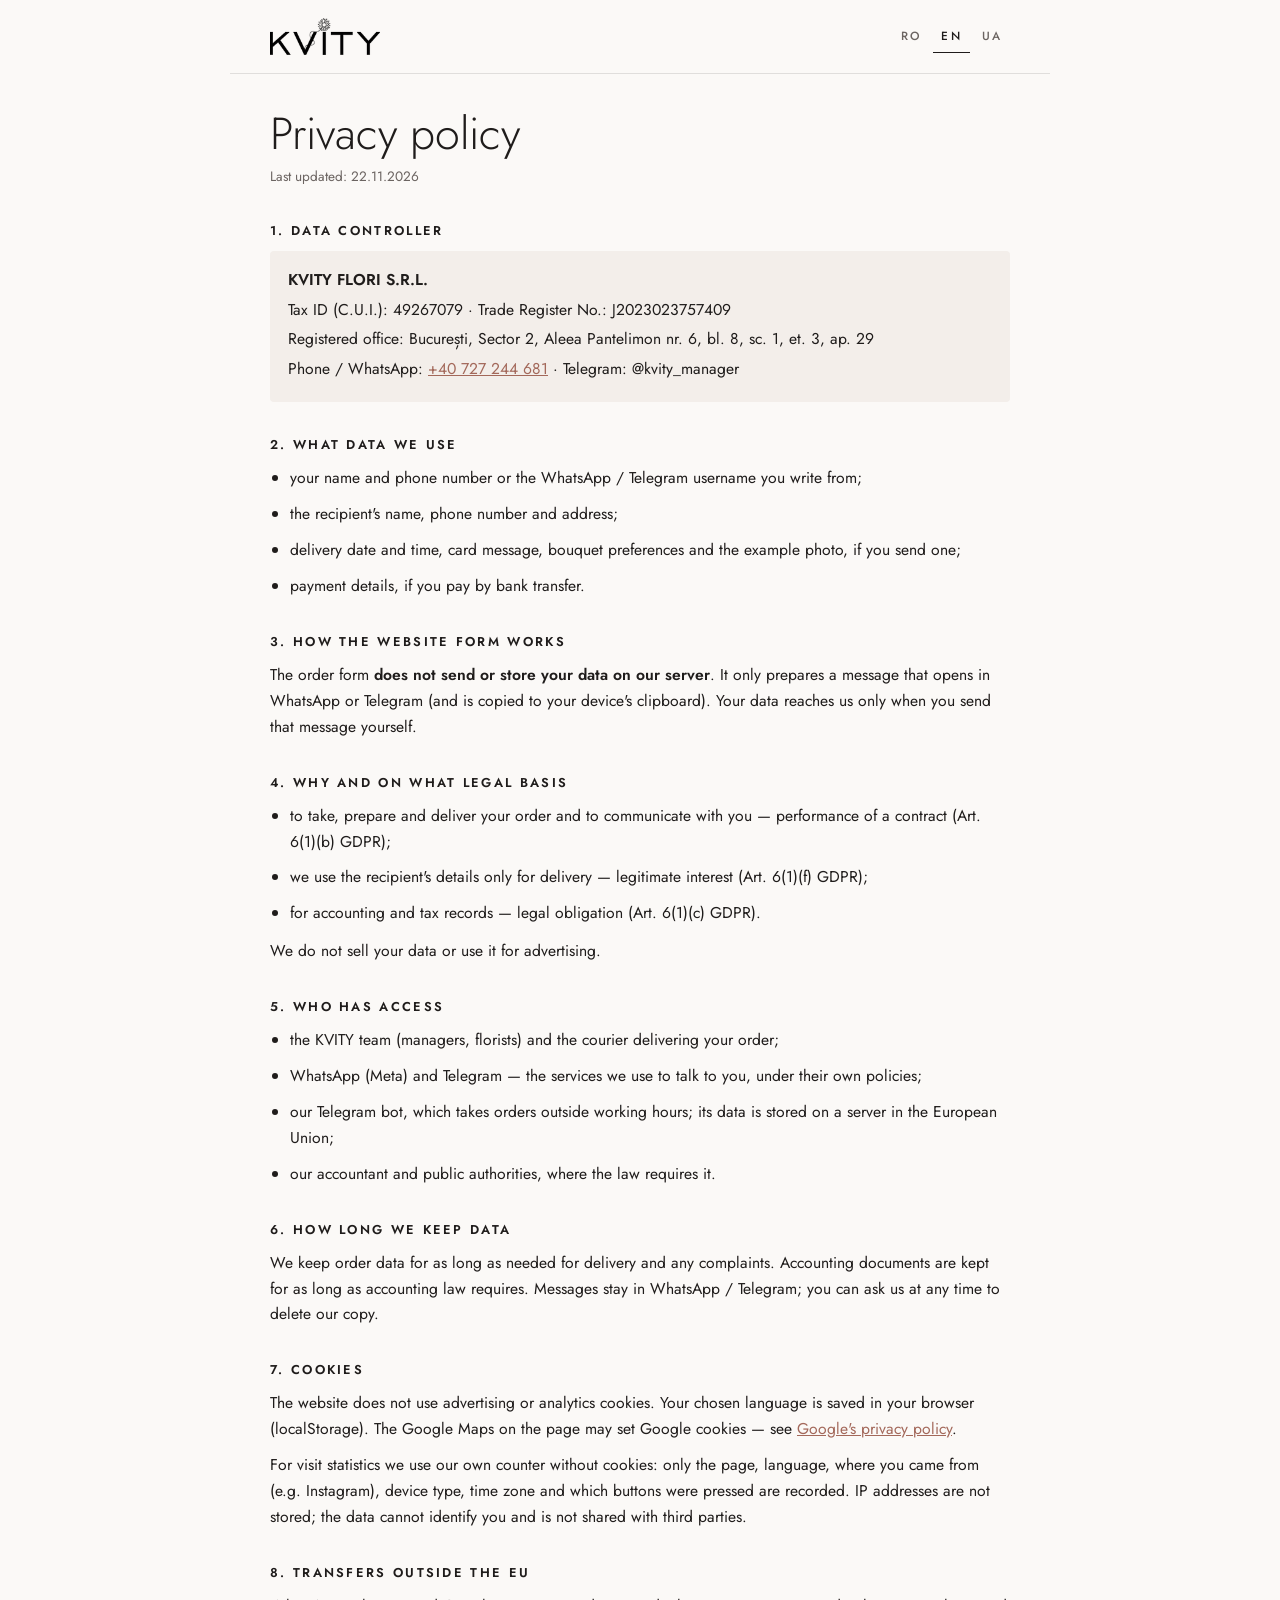
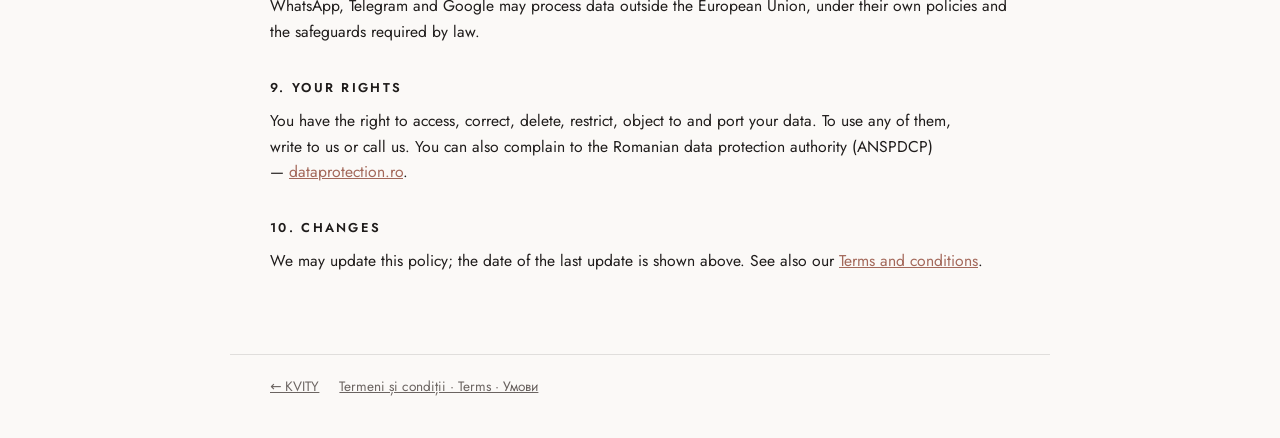
<file: site/confidentialitate.html>
<!doctype html>
<html lang="ro">
<head>
  <meta charset="utf-8">
  <meta name="viewport" content="width=device-width, initial-scale=1, viewport-fit=cover">
  <title>Politica de confidențialitate | KVITY</title>
  <link rel="canonical" href="https://kvity.ro/confidentialitate.html">
  <meta name="theme-color" content="#FBF9F7">
  <link rel="icon" href="favicon.svg" type="image/svg+xml">
  <link rel="stylesheet" href="css/style.css?v=3.11">
  <script src="js/config.js?v=3.9" defer></script>
  <script src="js/legal.js?v=2" defer></script>
  <script src="js/stats.js?v=1" defer></script>
</head>
<body>
  <header class="lg-top">
    <a href="./" data-home aria-label="KVITY flower studio"><img class="logo__img" src="img/logo-dark-180.png" srcset="img/logo-dark-180.png 1x, img/logo-dark-360.png 2x" width="126" height="42" alt="KVITY"></a>
    <div class="lg-langs" role="group" aria-label="Language">
      <button type="button" data-lang="ro">RO</button>
      <button type="button" data-lang="en">EN</button>
      <button type="button" data-lang="ua">UA</button>
    </div>
  </header>

  <main>
  <!-- ============================ RO ============================ -->
  <article class="lg" data-l="ro">
    <h1>Politica de confidențialitate</h1>
    <p class="lg-date">Ultima actualizare: 22.11.2026</p>

    <h2>1. Operatorul datelor</h2>
    <div class="lg-box">
      <p><strong data-c="company"></strong></p>
      <p>C.U.I.: <span data-c="cui"></span> · Nr. Reg. Com.: <span data-c="regCom"></span></p>
      <p>Sediu social: <span data-c="seat"></span></p>
      <p>Telefon / WhatsApp: <a data-c="phone"></a> · Telegram: <span data-c="tg"></span></p>
      <p data-if="email">E-mail: <a data-c="email"></a></p>
    </div>

    <h2>2. Ce date folosim</h2>
    <ul>
      <li>numele și telefonul sau numele de utilizator din WhatsApp / Telegram de pe care ne scrieți;</li>
      <li>numele, telefonul și adresa destinatarului;</li>
      <li>data și ora livrării, textul felicitării, preferințele pentru buchet și fotografia-exemplu, dacă ne-o trimiteți;</li>
      <li>datele necesare plății, dacă plătiți prin transfer bancar.</li>
    </ul>

    <h2>3. Cum funcționează formularul de pe site</h2>
    <p>Formularul de comandă <strong>nu trimite și nu salvează datele pe serverul nostru</strong>. El doar pregătește un mesaj, care se deschide în WhatsApp sau Telegram (și se copiază în clipboard-ul dispozitivului dumneavoastră). Datele ajung la noi numai atunci când trimiteți dumneavoastră mesajul.</p>

    <h2>4. De ce și pe ce temei</h2>
    <ul>
      <li>pentru a prelua, pregăti și livra comanda și pentru a comunica cu dumneavoastră — executarea contractului (art. 6 alin. (1) lit. b) GDPR);</li>
      <li>datele destinatarului le folosim doar pentru livrare — interes legitim (art. 6 alin. (1) lit. f) GDPR);</li>
      <li>pentru documentele contabile și fiscale — obligație legală (art. 6 alin. (1) lit. c) GDPR).</li>
    </ul>
    <p>Nu vindem datele și nu le folosim pentru publicitate.</p>

    <h2>5. Cine are acces</h2>
    <ul>
      <li>echipa KVITY (manageri, floriști) și curierul care livrează comanda;</li>
      <li>WhatsApp (Meta) și Telegram — serviciile prin care comunicăm, conform propriilor politici;</li>
      <li>botul nostru de Telegram, care preia comenzi în afara programului; datele lui sunt stocate pe un server din Uniunea Europeană;</li>
      <li>contabilul și autoritățile, atunci când legea o cere.</li>
    </ul>

    <h2>6. Cât timp păstrăm datele</h2>
    <p>Datele comenzii le păstrăm cât este necesar pentru livrare și pentru eventuale reclamații. Documentele contabile le păstrăm atât cât cere legislația contabilă. Mesajele rămân în WhatsApp / Telegram; ne puteți cere oricând să ștergem copia noastră.</p>

    <h2>7. Cookie-uri</h2>
    <p>Site-ul nu folosește cookie-uri de publicitate sau de analiză. Limba aleasă se salvează în browserul dumneavoastră (localStorage). Hărțile Google de pe pagină pot salva cookie-uri Google — vedeți <a href="https://policies.google.com/privacy?hl=ro" target="_blank" rel="noopener">politica Google</a>.</p>
    <p>Pentru statistica vizitelor folosim un contor propriu, fără cookie-uri: se înregistrează doar pagina, limba, de unde ați venit (de exemplu, Instagram), tipul dispozitivului, fusul orar și ce butoane ați apăsat. Adresa IP nu se păstrează, datele nu permit identificarea persoanei și nu se transmit terților.</p>

    <h2>8. Transferuri în afara UE</h2>
    <p>WhatsApp, Telegram și Google pot prelucra date și în afara Uniunii Europene, conform propriilor politici și garanțiilor prevăzute de lege.</p>

    <h2>9. Drepturile dumneavoastră</h2>
    <p>Aveți dreptul de acces, rectificare, ștergere, restricționare, opoziție și portabilitate a datelor. Pentru oricare dintre ele, scrieți-ne sau sunați-ne. Puteți depune și o plângere la Autoritatea Națională de Supraveghere a Prelucrării Datelor cu Caracter Personal — <a href="https://www.dataprotection.ro/" target="_blank" rel="noopener">dataprotection.ro</a>.</p>

    <h2>10. Modificări</h2>
    <p>Putem actualiza această politică; data ultimei actualizări este indicată mai sus. Vedeți și <a data-page="termeni.html" href="termeni.html">Termeni și condiții</a>.</p>
  </article>

  <!-- ============================ EN ============================ -->
  <article class="lg" data-l="en" hidden>
    <h1>Privacy policy</h1>
    <p class="lg-date">Last updated: 22.11.2026</p>

    <h2>1. Data controller</h2>
    <div class="lg-box">
      <p><strong data-c="company"></strong></p>
      <p>Tax ID (C.U.I.): <span data-c="cui"></span> · Trade Register No.: <span data-c="regCom"></span></p>
      <p>Registered office: <span data-c="seat"></span></p>
      <p>Phone / WhatsApp: <a data-c="phone"></a> · Telegram: <span data-c="tg"></span></p>
      <p data-if="email">E-mail: <a data-c="email"></a></p>
    </div>

    <h2>2. What data we use</h2>
    <ul>
      <li>your name and phone number or the WhatsApp / Telegram username you write from;</li>
      <li>the recipient's name, phone number and address;</li>
      <li>delivery date and time, card message, bouquet preferences and the example photo, if you send one;</li>
      <li>payment details, if you pay by bank transfer.</li>
    </ul>

    <h2>3. How the website form works</h2>
    <p>The order form <strong>does not send or store your data on our server</strong>. It only prepares a message that opens in WhatsApp or Telegram (and is copied to your device's clipboard). Your data reaches us only when you send that message yourself.</p>

    <h2>4. Why and on what legal basis</h2>
    <ul>
      <li>to take, prepare and deliver your order and to communicate with you — performance of a contract (Art. 6(1)(b) GDPR);</li>
      <li>we use the recipient's details only for delivery — legitimate interest (Art. 6(1)(f) GDPR);</li>
      <li>for accounting and tax records — legal obligation (Art. 6(1)(c) GDPR).</li>
    </ul>
    <p>We do not sell your data or use it for advertising.</p>

    <h2>5. Who has access</h2>
    <ul>
      <li>the KVITY team (managers, florists) and the courier delivering your order;</li>
      <li>WhatsApp (Meta) and Telegram — the services we use to talk to you, under their own policies;</li>
      <li>our Telegram bot, which takes orders outside working hours; its data is stored on a server in the European Union;</li>
      <li>our accountant and public authorities, where the law requires it.</li>
    </ul>

    <h2>6. How long we keep data</h2>
    <p>We keep order data for as long as needed for delivery and any complaints. Accounting documents are kept for as long as accounting law requires. Messages stay in WhatsApp / Telegram; you can ask us at any time to delete our copy.</p>

    <h2>7. Cookies</h2>
    <p>The website does not use advertising or analytics cookies. Your chosen language is saved in your browser (localStorage). The Google Maps on the page may set Google cookies — see <a href="https://policies.google.com/privacy?hl=en" target="_blank" rel="noopener">Google's privacy policy</a>.</p>
    <p>For visit statistics we use our own counter without cookies: only the page, language, where you came from (e.g. Instagram), device type, time zone and which buttons were pressed are recorded. IP addresses are not stored; the data cannot identify you and is not shared with third parties.</p>

    <h2>8. Transfers outside the EU</h2>
    <p>WhatsApp, Telegram and Google may process data outside the European Union, under their own policies and the safeguards required by law.</p>

    <h2>9. Your rights</h2>
    <p>You have the right to access, correct, delete, restrict, object to and port your data. To use any of them, write to us or call us. You can also complain to the Romanian data protection authority (ANSPDCP) — <a href="https://www.dataprotection.ro/" target="_blank" rel="noopener">dataprotection.ro</a>.</p>

    <h2>10. Changes</h2>
    <p>We may update this policy; the date of the last update is shown above. See also our <a data-page="termeni.html" href="termeni.html">Terms and conditions</a>.</p>
  </article>

  <!-- ============================ UA ============================ -->
  <article class="lg" data-l="ua" hidden>
    <h1>Політика конфіденційності</h1>
    <p class="lg-date">Оновлено: 22.11.2026</p>

    <h2>1. Хто відповідає за дані</h2>
    <div class="lg-box">
      <p><strong data-c="company"></strong></p>
      <p>C.U.I.: <span data-c="cui"></span> · Nr. Reg. Com.: <span data-c="regCom"></span></p>
      <p>Юридична адреса: <span data-c="seat"></span></p>
      <p>Телефон / WhatsApp: <a data-c="phone"></a> · Telegram: <span data-c="tg"></span></p>
      <p data-if="email">E-mail: <a data-c="email"></a></p>
    </div>

    <h2>2. Які дані ми використовуємо</h2>
    <ul>
      <li>ваше ім'я та телефон або ім'я користувача в WhatsApp / Telegram, з якого ви пишете;</li>
      <li>ім'я, телефон і адресу отримувача;</li>
      <li>дату й час доставки, текст листівки, побажання до букета та фото-приклад, якщо ви його надсилаєте;</li>
      <li>дані для оплати, якщо ви платите переказом.</li>
    </ul>

    <h2>3. Як працює форма на сайті</h2>
    <p>Форма замовлення <strong>не надсилає й не зберігає ваші дані на нашому сервері</strong>. Вона лише готує повідомлення, яке відкривається у WhatsApp або Telegram (і копіюється в буфер обміну вашого пристрою). Дані потрапляють до нас лише тоді, коли ви самі надсилаєте це повідомлення.</p>

    <h2>4. Навіщо і на якій підставі</h2>
    <ul>
      <li>щоб прийняти, підготувати й доставити замовлення та спілкуватися з вами — виконання договору (ст. 6 ч. 1 п. b) GDPR);</li>
      <li>дані отримувача використовуємо лише для доставки — законний інтерес (ст. 6 ч. 1 п. f) GDPR);</li>
      <li>для бухгалтерських і податкових документів — вимога закону (ст. 6 ч. 1 п. c) GDPR).</li>
    </ul>
    <p>Ми не продаємо дані й не використовуємо їх для реклами.</p>

    <h2>5. Хто має доступ</h2>
    <ul>
      <li>команда KVITY (менеджери, флористи) і кур'єр, який доставляє замовлення;</li>
      <li>WhatsApp (Meta) і Telegram — сервіси, через які ми спілкуємося, за їхніми власними правилами;</li>
      <li>наш Telegram-бот, який приймає замовлення в неробочий час; його дані зберігаються на сервері в Європейському Союзі;</li>
      <li>бухгалтер і державні органи, коли цього вимагає закон.</li>
    </ul>

    <h2>6. Скільки зберігаємо дані</h2>
    <p>Дані замовлення зберігаємо стільки, скільки потрібно для доставки та можливих скарг. Бухгалтерські документи — стільки, скільки вимагає закон про бухгалтерський облік. Повідомлення залишаються у WhatsApp / Telegram; ви будь-коли можете попросити нас видалити нашу копію.</p>

    <h2>7. Cookies</h2>
    <p>Сайт не використовує рекламних чи аналітичних cookies. Обрана мова зберігається у вашому браузері (localStorage). Карти Google на сторінці можуть зберігати cookies Google — див. <a href="https://policies.google.com/privacy?hl=uk" target="_blank" rel="noopener">політику Google</a>.</p>
    <p>Для статистики відвідувань ми використовуємо власний лічильник без cookies: записується лише сторінка, мова, звідки ви прийшли (наприклад, з Instagram), тип пристрою, часовий пояс і які кнопки ви натискали. IP-адреса не зберігається, дані не дозволяють встановити особу і не передаються третім особам.</p>

    <h2>8. Передача даних за межі ЄС</h2>
    <p>WhatsApp, Telegram і Google можуть обробляти дані й за межами Європейського Союзу, за своїми правилами та з гарантіями, передбаченими законом.</p>

    <h2>9. Ваші права</h2>
    <p>Ви маєте право на доступ до своїх даних, їх виправлення, видалення, обмеження обробки, заперечення проти обробки та перенесення даних. Щоб скористатися будь-яким із них, напишіть або зателефонуйте нам. Також можна подати скаргу до органу захисту персональних даних Румунії (ANSPDCP) — <a href="https://www.dataprotection.ro/" target="_blank" rel="noopener">dataprotection.ro</a>.</p>

    <h2>10. Зміни</h2>
    <p>Ми можемо оновлювати цю політику; дата останнього оновлення вказана вгорі. Див. також <a data-page="termeni.html" href="termeni.html">Умови замовлення</a>.</p>
  </article>
  </main>

  <footer class="lg-foot">
    <a href="./" data-home>← KVITY</a>
    <a data-page="termeni.html" href="termeni.html">Termeni și condiții · Terms · Умови</a>
  </footer>
</body>
</html>
</file>
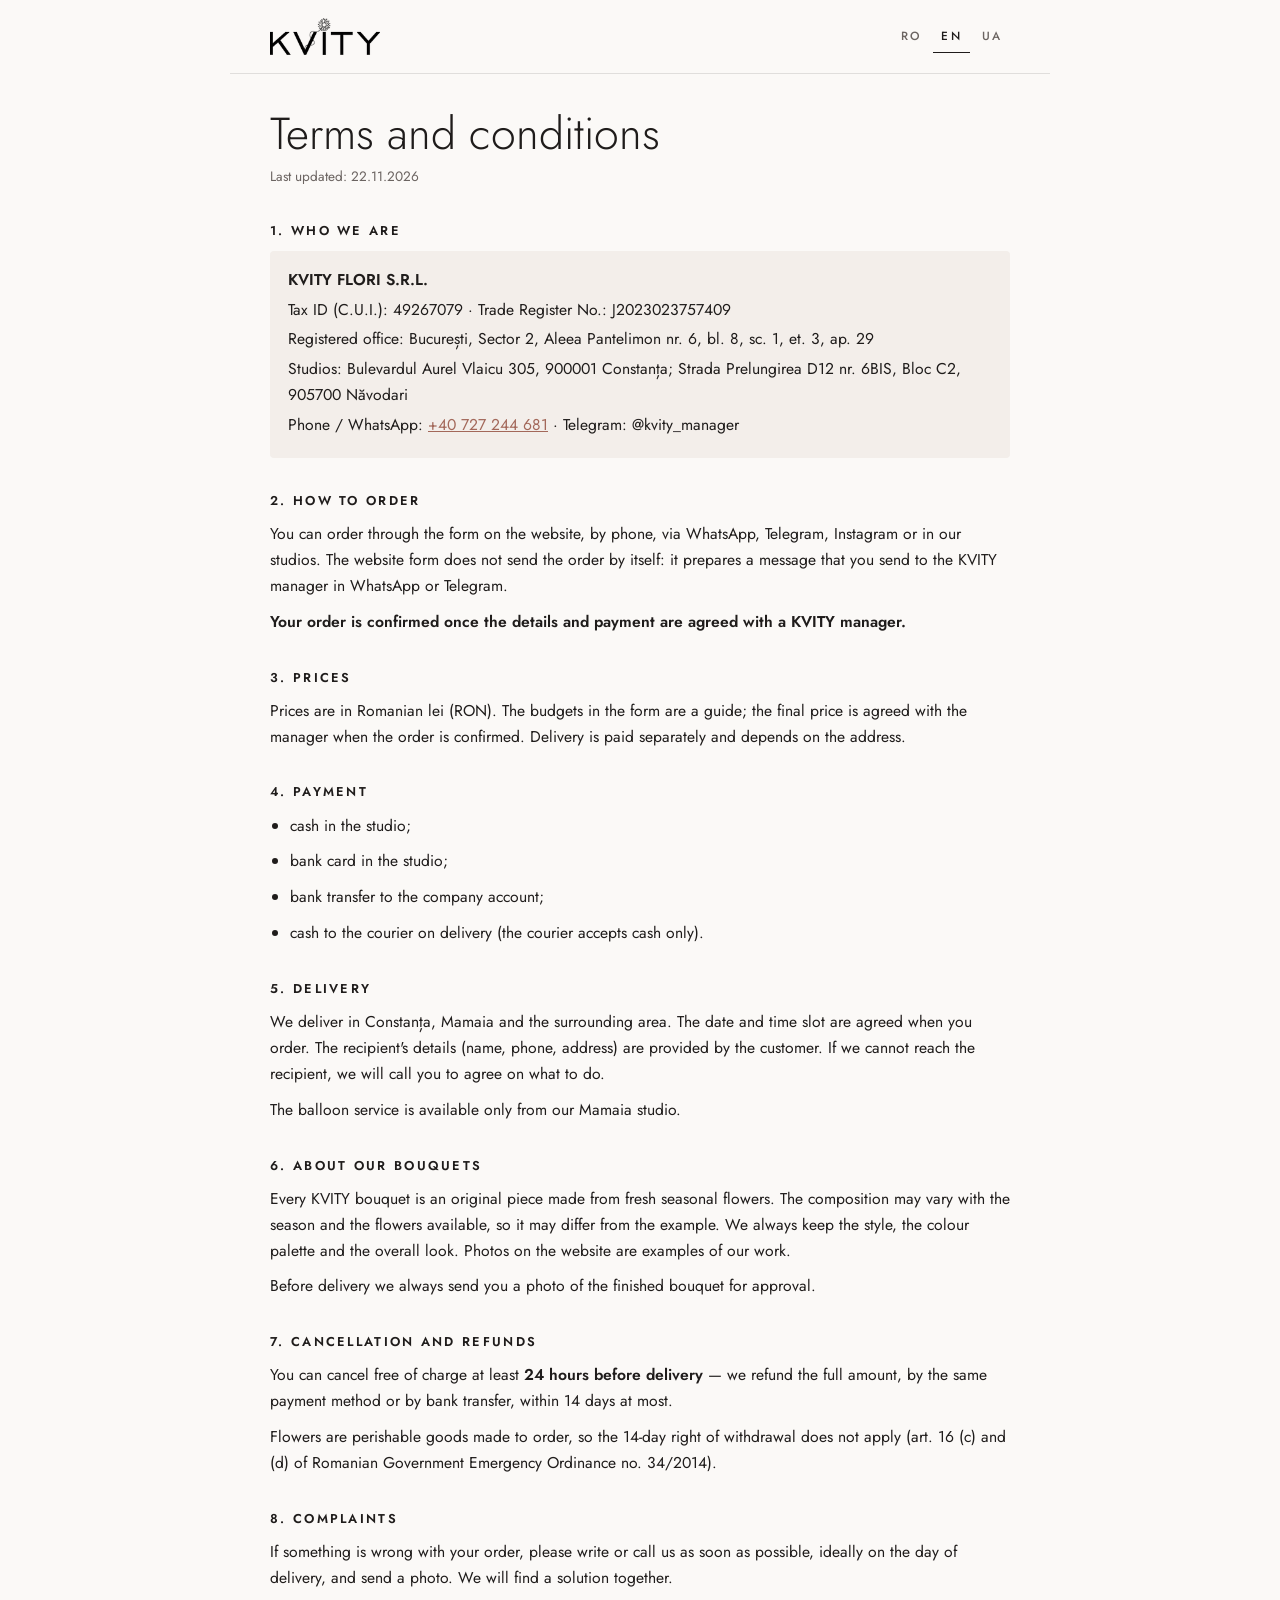
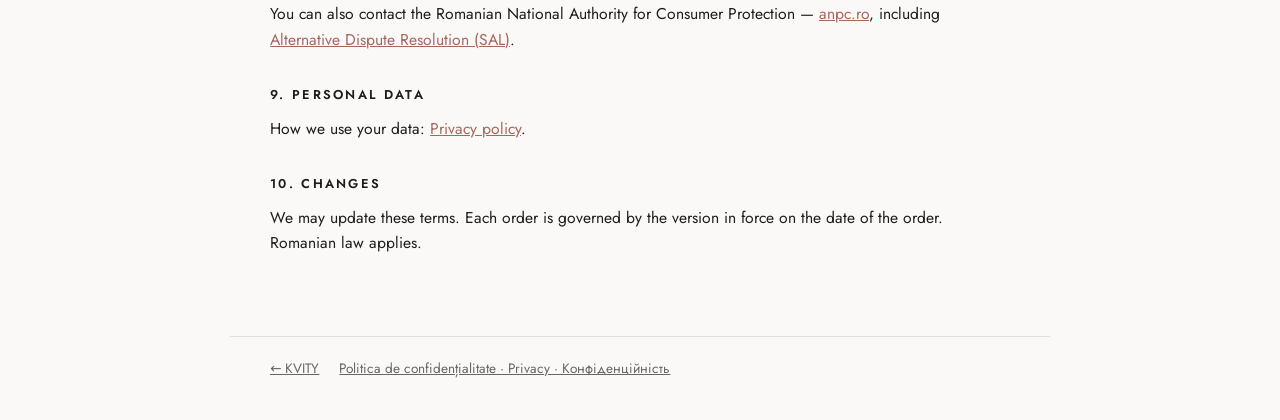
<file: site/termeni.html>
<!doctype html>
<html lang="ro">
<head>
  <meta charset="utf-8">
  <meta name="viewport" content="width=device-width, initial-scale=1, viewport-fit=cover">
  <title>Termeni și condiții | KVITY</title>
  <link rel="canonical" href="https://kvity.ro/termeni.html">
  <meta name="theme-color" content="#FBF9F7">
  <link rel="icon" href="favicon.svg" type="image/svg+xml">
  <link rel="stylesheet" href="css/style.css?v=3.11">
  <script src="js/config.js?v=3.9" defer></script>
  <script src="js/legal.js?v=2" defer></script>
  <script src="js/stats.js?v=1" defer></script>
</head>
<body>
  <header class="lg-top">
    <a href="./" data-home aria-label="KVITY flower studio"><img class="logo__img" src="img/logo-dark-180.png" srcset="img/logo-dark-180.png 1x, img/logo-dark-360.png 2x" width="126" height="42" alt="KVITY"></a>
    <div class="lg-langs" role="group" aria-label="Language">
      <button type="button" data-lang="ro">RO</button>
      <button type="button" data-lang="en">EN</button>
      <button type="button" data-lang="ua">UA</button>
    </div>
  </header>

  <main>
  <!-- ============================ RO ============================ -->
  <article class="lg" data-l="ro">
    <h1>Termeni și condiții</h1>
    <p class="lg-date">Ultima actualizare: 22.11.2026</p>

    <h2>1. Cine suntem</h2>
    <div class="lg-box">
      <p><strong data-c="company"></strong></p>
      <p>C.U.I.: <span data-c="cui"></span> · Nr. Reg. Com.: <span data-c="regCom"></span></p>
      <p>Sediu social: <span data-c="seat"></span></p>
      <p>Studiouri: <span data-c="studio1"></span>; <span data-c="studio2"></span></p>
      <p>Telefon / WhatsApp: <a data-c="phone"></a> · Telegram: <span data-c="tg"></span></p>
      <p data-if="email">E-mail: <a data-c="email"></a></p>
    </div>

    <h2>2. Cum comandați</h2>
    <p>Puteți comanda prin formularul de pe site, telefonic, prin WhatsApp, Telegram, Instagram sau direct în studio. Formularul de pe site nu trimite comanda singur: el pregătește un mesaj, pe care îl trimiteți dumneavoastră managerului KVITY în WhatsApp sau Telegram.</p>
    <p><strong>Comanda este confirmată după stabilirea detaliilor și plata cu managerul KVITY.</strong></p>

    <h2>3. Prețuri</h2>
    <p>Prețurile sunt în lei (RON). Bugetele din formular sunt orientative; prețul final se stabilește cu managerul la confirmarea comenzii. Livrarea se plătește separat, costul depinde de adresă.</p>

    <h2>4. Plata</h2>
    <ul>
      <li>numerar în studio;</li>
      <li>card bancar în studio;</li>
      <li>transfer bancar în contul firmei;</li>
      <li>numerar curierului, la livrare (curierul acceptă doar numerar).</li>
    </ul>

    <h2>5. Livrare</h2>
    <p>Livrăm în Constanța, Mamaia și împrejurimi. Data și intervalul orar se stabilesc la comandă. Datele destinatarului (nume, telefon, adresă) le furnizează clientul. Dacă destinatarul nu poate fi contactat, vă sunăm pentru a stabili împreună ce facem.</p>
    <p>Serviciul „baloane” este disponibil doar de la studioul nostru din Mamaia.</p>

    <h2>6. Despre buchete</h2>
    <p>Fiecare buchet KVITY este o lucrare de autor din flori proaspete de sezon. Compoziția poate varia în funcție de sezon și de florile disponibile, așa că poate diferi de exemplu. Păstrăm însă stilul buchetului, gama de culori și estetica generală. Fotografiile de pe site sunt exemple ale lucrărilor noastre.</p>
    <p>Înainte de livrare trimitem obligatoriu o fotografie a buchetului gata, pentru aprobare.</p>

    <h2>7. Anulare și rambursare</h2>
    <p>Comanda poate fi anulată gratuit cu cel puțin <strong>24 de ore înainte de livrare</strong> — vă returnăm integral suma plătită, prin aceeași metodă de plată sau prin transfer bancar, în cel mult 14 zile.</p>
    <p>Florile sunt produse perisabile, realizate la comandă, de aceea dreptul de retragere de 14 zile nu se aplică (art. 16 lit. c) și d) din OUG nr. 34/2014).</p>

    <h2>8. Reclamații</h2>
    <p>Dacă ceva nu este în regulă cu comanda, scrieți-ne sau sunați-ne cât mai repede, ideal în ziua livrării, și trimiteți o fotografie. Căutăm împreună o soluție.</p>
    <p>Puteți apela și la Autoritatea Națională pentru Protecția Consumatorilor — <a href="https://anpc.ro/" target="_blank" rel="noopener">anpc.ro</a>, inclusiv la <a href="https://anpc.ro/ce-este-sal/" target="_blank" rel="noopener">Soluționarea alternativă a litigiilor (SAL)</a>.</p>

    <h2>9. Date personale</h2>
    <p>Cum folosim datele dumneavoastră: <a data-page="confidentialitate.html" href="confidentialitate.html">Politica de confidențialitate</a>.</p>

    <h2>10. Modificări</h2>
    <p>Putem actualiza acești termeni. Pentru fiecare comandă se aplică varianta în vigoare la data comenzii. Se aplică legislația din România.</p>
  </article>

  <!-- ============================ EN ============================ -->
  <article class="lg" data-l="en" hidden>
    <h1>Terms and conditions</h1>
    <p class="lg-date">Last updated: 22.11.2026</p>

    <h2>1. Who we are</h2>
    <div class="lg-box">
      <p><strong data-c="company"></strong></p>
      <p>Tax ID (C.U.I.): <span data-c="cui"></span> · Trade Register No.: <span data-c="regCom"></span></p>
      <p>Registered office: <span data-c="seat"></span></p>
      <p>Studios: <span data-c="studio1"></span>; <span data-c="studio2"></span></p>
      <p>Phone / WhatsApp: <a data-c="phone"></a> · Telegram: <span data-c="tg"></span></p>
      <p data-if="email">E-mail: <a data-c="email"></a></p>
    </div>

    <h2>2. How to order</h2>
    <p>You can order through the form on the website, by phone, via WhatsApp, Telegram, Instagram or in our studios. The website form does not send the order by itself: it prepares a message that you send to the KVITY manager in WhatsApp or Telegram.</p>
    <p><strong>Your order is confirmed once the details and payment are agreed with a KVITY manager.</strong></p>

    <h2>3. Prices</h2>
    <p>Prices are in Romanian lei (RON). The budgets in the form are a guide; the final price is agreed with the manager when the order is confirmed. Delivery is paid separately and depends on the address.</p>

    <h2>4. Payment</h2>
    <ul>
      <li>cash in the studio;</li>
      <li>bank card in the studio;</li>
      <li>bank transfer to the company account;</li>
      <li>cash to the courier on delivery (the courier accepts cash only).</li>
    </ul>

    <h2>5. Delivery</h2>
    <p>We deliver in Constanța, Mamaia and the surrounding area. The date and time slot are agreed when you order. The recipient's details (name, phone, address) are provided by the customer. If we cannot reach the recipient, we will call you to agree on what to do.</p>
    <p>The balloon service is available only from our Mamaia studio.</p>

    <h2>6. About our bouquets</h2>
    <p>Every KVITY bouquet is an original piece made from fresh seasonal flowers. The composition may vary with the season and the flowers available, so it may differ from the example. We always keep the style, the colour palette and the overall look. Photos on the website are examples of our work.</p>
    <p>Before delivery we always send you a photo of the finished bouquet for approval.</p>

    <h2>7. Cancellation and refunds</h2>
    <p>You can cancel free of charge at least <strong>24 hours before delivery</strong> — we refund the full amount, by the same payment method or by bank transfer, within 14 days at most.</p>
    <p>Flowers are perishable goods made to order, so the 14-day right of withdrawal does not apply (art. 16 (c) and (d) of Romanian Government Emergency Ordinance no. 34/2014).</p>

    <h2>8. Complaints</h2>
    <p>If something is wrong with your order, please write or call us as soon as possible, ideally on the day of delivery, and send a photo. We will find a solution together.</p>
    <p>You can also contact the Romanian National Authority for Consumer Protection — <a href="https://anpc.ro/" target="_blank" rel="noopener">anpc.ro</a>, including <a href="https://anpc.ro/ce-este-sal/" target="_blank" rel="noopener">Alternative Dispute Resolution (SAL)</a>.</p>

    <h2>9. Personal data</h2>
    <p>How we use your data: <a data-page="confidentialitate.html" href="confidentialitate.html">Privacy policy</a>.</p>

    <h2>10. Changes</h2>
    <p>We may update these terms. Each order is governed by the version in force on the date of the order. Romanian law applies.</p>
  </article>

  <!-- ============================ UA ============================ -->
  <article class="lg" data-l="ua" hidden>
    <h1>Умови замовлення</h1>
    <p class="lg-date">Оновлено: 22.11.2026</p>

    <h2>1. Хто ми</h2>
    <div class="lg-box">
      <p><strong data-c="company"></strong></p>
      <p>C.U.I.: <span data-c="cui"></span> · Nr. Reg. Com.: <span data-c="regCom"></span></p>
      <p>Юридична адреса: <span data-c="seat"></span></p>
      <p>Студії: <span data-c="studio1"></span>; <span data-c="studio2"></span></p>
      <p>Телефон / WhatsApp: <a data-c="phone"></a> · Telegram: <span data-c="tg"></span></p>
      <p data-if="email">E-mail: <a data-c="email"></a></p>
    </div>

    <h2>2. Як замовити</h2>
    <p>Замовити можна через форму на сайті, телефоном, у WhatsApp, Telegram, Instagram або в студії. Форма на сайті сама замовлення не надсилає: вона готує повідомлення, яке ви надсилаєте менеджеру KVITY у WhatsApp або Telegram.</p>
    <p><strong>Ваше замовлення вважається підтвердженим після узгодження деталей та оплати з менеджером KVITY.</strong></p>

    <h2>3. Ціни</h2>
    <p>Ціни вказані в леях (RON). Бюджети у формі орієнтовні; остаточну ціну узгоджуємо з менеджером під час підтвердження замовлення. Доставка оплачується окремо, вартість залежить від адреси.</p>

    <h2>4. Оплата</h2>
    <ul>
      <li>готівкою в студії;</li>
      <li>карткою в студії;</li>
      <li>переказом на рахунок фірми;</li>
      <li>готівкою кур'єру при доставці (кур'єр приймає лише готівку).</li>
    </ul>

    <h2>5. Доставка</h2>
    <p>Доставляємо по Констанці, Мамаї та околицях. Дату й проміжок часу узгоджуємо під час замовлення. Дані отримувача (ім'я, телефон, адресу) надає замовник. Якщо не вдається зв'язатися з отримувачем, ми телефонуємо вам, щоб разом вирішити, що робити.</p>
    <p>Послуга «кульки» доступна лише з нашої студії на Мамаї.</p>

    <h2>6. Про букети</h2>
    <p>Кожен букет KVITY — авторська робота, створена зі свіжих сезонних квітів. Склад букета може змінюватися залежно від сезону та наявності квітів, тому може відрізнятися від прикладу. Водночас ми зберігаємо стиль букета, кольорову гаму та загальну естетику. Фото на сайті — приклади наших робіт.</p>
    <p>Перед доставкою обов'язково надсилаємо фото готового букета для погодження із замовником.</p>

    <h2>7. Скасування та повернення коштів</h2>
    <p>Замовлення можна скасувати безкоштовно щонайменше за <strong>24 години до доставки</strong> — ми повертаємо всю сплачену суму тим самим способом оплати або переказом, протягом не більше 14 днів.</p>
    <p>Квіти — товар, що швидко псується, і виготовляються під замовлення, тому 14-денне право на відмову від покупки на них не поширюється (ст. 16 п. c) і d) Надзвичайної постанови уряду Румунії № 34/2014).</p>

    <h2>8. Скарги</h2>
    <p>Якщо із замовленням щось не так, напишіть або зателефонуйте нам якомога швидше, найкраще в день доставки, і надішліть фото. Разом знайдемо рішення.</p>
    <p>Також можна звернутися до Національного органу захисту прав споживачів Румунії — <a href="https://anpc.ro/" target="_blank" rel="noopener">anpc.ro</a>, зокрема до <a href="https://anpc.ro/ce-este-sal/" target="_blank" rel="noopener">позасудового врегулювання спорів (SAL)</a>.</p>

    <h2>9. Персональні дані</h2>
    <p>Як ми використовуємо ваші дані: <a data-page="confidentialitate.html" href="confidentialitate.html">Політика конфіденційності</a>.</p>

    <h2>10. Зміни</h2>
    <p>Ми можемо оновлювати ці умови. Для кожного замовлення діє версія, чинна на дату замовлення. Застосовується законодавство Румунії.</p>
  </article>
  </main>

  <footer class="lg-foot">
    <a href="./" data-home>← KVITY</a>
    <a data-page="confidentialitate.html" href="confidentialitate.html">Politica de confidențialitate · Privacy · Конфіденційність</a>
  </footer>
</body>
</html>
</file>
<file: site/css/style.css>
/* ==========================================================================
   KVITY flower studio — v2 «modern luxe»
   Палитра и шрифт — по её бренду: персиково-пудровый, светло-серый, чёрный.
   Анимации: только мягкое появление и медленный зум. Mobile-first.
   ========================================================================== */

@font-face { font-family: "Jost"; font-style: normal; font-weight: 300 600; font-display: swap; src: url(../fonts/jost-latin.woff2) format("woff2"); unicode-range: U+0000-00FF, U+0131, U+0152-0153, U+02BB-02BC, U+02C6, U+02DA, U+02DC, U+0304, U+0308, U+0329, U+2000-206F, U+20AC, U+2122, U+2191, U+2193, U+2212, U+2215, U+FEFF, U+FFFD; }
@font-face { font-family: "Jost"; font-style: normal; font-weight: 300 600; font-display: swap; src: url(../fonts/jost-latin-ext.woff2) format("woff2"); unicode-range: U+0100-02BA, U+02BD-02C5, U+02C7-02CC, U+02CE-02D7, U+02DD-02FF, U+0304, U+0308, U+0329, U+1D00-1DBF, U+1E00-1E9F, U+1EF2-1EFF, U+2020, U+20A0-20AB, U+20AD-20C0, U+2113, U+2C60-2C7F, U+A720-A7FF; }
@font-face { font-family: "Jost"; font-style: normal; font-weight: 300 600; font-display: swap; src: url(../fonts/jost-cyrillic.woff2) format("woff2"); unicode-range: U+0301, U+0400-0403, U+0405, U+0408-0453, U+0455, U+0458-045F, U+04B0-04B1, U+2116; }
/* Украинские і ї є ґ (І Ї Є Ґ): в Jost их нет — собраны из его же глифов (i, ï, зеркальная э, г + крючок), см. README */
@font-face { font-family: "Jost"; font-style: normal; font-weight: 300 600; font-display: swap; src: url(../fonts/jost-ua.woff2) format("woff2"); unicode-range: U+0404, U+0406-0407, U+0454, U+0456-0457, U+0490-0491; }
@font-face { font-family: "Cormorant"; font-style: italic; font-weight: 400; font-display: swap; src: url(../fonts/cormorant-italic-latin.woff2) format("woff2"); unicode-range: U+0000-00FF, U+0131, U+0152-0153, U+02BB-02BC, U+02C6, U+02DA, U+02DC, U+0304, U+0308, U+0329, U+2000-206F, U+20AC, U+2122, U+2191, U+2193, U+2212, U+2215, U+FEFF, U+FFFD; }
@font-face { font-family: "Cormorant"; font-style: italic; font-weight: 400; font-display: swap; src: url(../fonts/cormorant-italic-latin-ext.woff2) format("woff2"); unicode-range: U+0100-02BA, U+02BD-02C5, U+02C7-02CC, U+02CE-02D7, U+02DD-02FF, U+0304, U+0308, U+0329, U+1D00-1DBF, U+1E00-1E9F, U+1EF2-1EFF, U+2020, U+20A0-20AB, U+20AD-20C0, U+2113, U+2C60-2C7F, U+A720-A7FF; }
@font-face { font-family: "Cormorant"; font-style: italic; font-weight: 400; font-display: swap; src: url(../fonts/cormorant-italic-cyrillic.woff2) format("woff2"); unicode-range: U+0301, U+0400-045F, U+0490-0491, U+04B0-04B1, U+2116; }

@font-face { font-family: "KvLogo"; font-style: normal; font-weight: 100 900; font-display: swap; src: url(../fonts/montserrat-latin.woff2) format("woff2"); } /* буквы логотипа (Montserrat) */
@font-face { font-family: "Sacramento"; font-style: normal; font-weight: 400; font-display: swap; src: url(../fonts/sacramento-latin.woff2) format("woff2"); } /* подпись с карточки */

:root {
  --bg: #FBF9F7;
  --surface: #F3EEEA;
  --blush: #F6DDD1;
  --blush-2: #EECDBD;
  --accent: #A3685A;
  --ink: #1F1C1B;
  --ink-soft: #6B6461;
  --line: rgba(31, 28, 27, .12);
  --white: #FFFFFF;

  --sans: "Jost", "Segoe UI", system-ui, -apple-system, sans-serif;
  --serif: "Cormorant", "Times New Roman", serif;

  --gutter: 20px;
  --max: 1280px;
  --header-h: 64px;
  --radius: 4px;
  --ease: cubic-bezier(.2, .7, .2, 1);
}

*, *::before, *::after { box-sizing: border-box; }
html { -webkit-text-size-adjust: 100%; scroll-behavior: smooth; scroll-padding-top: calc(var(--header-h) + 12px); }
body {
  margin: 0;
  background: var(--bg);
  color: var(--ink);
  font: 400 16px/1.65 var(--sans);
  -webkit-font-smoothing: antialiased;
  overflow-x: hidden;
}
img { display: block; max-width: 100%; height: auto; }
a { color: inherit; }
button, input, select, textarea { font: inherit; color: inherit; }
[hidden] { display: none !important; }
::selection { background: var(--blush); }
svg { flex: none; }

/* ---------- Типографика ---------- */
.display {
  font-family: var(--sans);
  font-weight: 300;
  font-size: clamp(2.15rem, 8.6vw, 4.2rem);
  line-height: 1.08;
  letter-spacing: -.012em;
  margin: 0 0 22px;
  text-wrap: balance;
}
.display em {
  font-family: var(--serif);
  font-style: italic;
  font-weight: 400;
  font-size: 1.12em;
  letter-spacing: 0;
  color: var(--accent);
}
.label {
  font-size: .72rem;
  font-weight: 500;
  letter-spacing: .26em;
  text-transform: uppercase;
  color: var(--ink-soft);
  margin: 0 0 18px;
}
p { text-wrap: pretty; }

.section { padding: 84px var(--gutter); max-width: var(--max); margin: 0 auto; }
.section-pad { padding-inline: var(--gutter); }
.head { margin-bottom: 36px; }
.center { text-align: center; }

/* ---------- Кнопки ---------- */
.btn {
  display: inline-flex;
  align-items: center;
  justify-content: center;
  gap: 10px;
  min-height: 52px;
  padding: 0 30px;
  border-radius: 999px;
  border: 1px solid transparent;
  font-size: .8rem;
  font-weight: 500;
  letter-spacing: .16em;
  text-transform: uppercase;
  text-decoration: none;
  cursor: pointer;
  transition: background-color .35s var(--ease), color .35s var(--ease), border-color .35s var(--ease), transform .2s;
  -webkit-tap-highlight-color: transparent;
}
.btn svg { width: 18px; height: 18px; }
.btn:active { transform: scale(.98); }
.btn--dark { background: var(--ink); color: var(--white); }
.btn--dark:hover { background: #3a3533; }
.btn--line { border-color: var(--ink); background: transparent; }
.btn--line:hover { background: var(--ink); color: var(--white); }
.btn--light { background: var(--white); color: var(--ink); }
.btn--light:hover { background: var(--blush); }
.btn--sm { min-height: 40px; padding: 0 18px; font-size: .7rem; }
.btn--wide { width: 100%; }

/* ---------- Логотип (по её фирменной карточке) ---------- */
/* Буквы — Montserrat 500 с разрядкой; знак (подсолнух + стебель вокруг «V») — SVG #kv-mark,
   координаты: 100 ед. = высота заглавной; .70em — высота заглавной Montserrat, .27em — от верха строки до верха заглавной. */
.logo {
  --mk-k: 1.08;
  display: inline-flex;
  flex-direction: column;
  align-items: center;
  text-decoration: none;
  color: var(--ink);
  line-height: 1;
  padding-top: 12px; /* место под цветок над I */
}
.logo__word {
  font-family: "KvLogo", var(--sans);
  font-weight: 500;
  font-size: 1.45rem;
  letter-spacing: .14em;
  margin-right: -.14em;
}
.logo__i { position: relative; }
.logo__i svg {
  position: absolute;
  width: calc(.924em * var(--mk-k));
  height: calc(1.043em * var(--mk-k));
  left: calc(50% - .70em * var(--mk-k));
  top: calc(.27em - .448em * var(--mk-k));
  overflow: visible;
  pointer-events: none;
}
/* Внутри <use> внешние селекторы не работают — настройки знака передаём переменными */
.mk-p { fill: var(--mk-fill, var(--bg)); stroke: currentColor; stroke-width: var(--mk-sw, .8px); vector-effect: non-scaling-stroke; }
.mk-s { fill: none; stroke: currentColor; stroke-width: var(--mk-sw, .8px); vector-effect: non-scaling-stroke; }
.mk-in { display: var(--mk-in, inline); }
.logo__sub {
  font-size: .44rem;
  font-weight: 500;
  letter-spacing: .34em;
  text-transform: uppercase;
  margin-top: 6px;
  margin-right: -.34em;
}
.logo__tag {
  font-family: "Sacramento", cursive;
  font-size: .7rem;
  line-height: 1;
  margin-top: 8px;
  white-space: nowrap;
}
.logo--light { color: var(--white); --mk-fill: var(--ink); }
.logo--light .logo__word { font-size: 2rem; }
.logo--light { --mk-sw: 1px; }
.header .logo { --mk-sw: .6px; --mk-in: none; } /* мелкий размер: тонкий контур и один ряд лепестков, иначе цветок сливается */
/* Логотип из файлов Алины (img/logo-*.png): картинка вместо букв */
.logo:has(.logo__img) { padding-top: 0; }
.logo__img { display: block; width: 126px; height: auto; }
.logo--light .logo__img { width: 190px; }
.note svg { --mk-fill: var(--surface); }

/* ---------- Шапка ---------- */
.header {
  position: fixed; top: 0; left: 0; right: 0;
  z-index: 50;
  height: calc(var(--header-h) + env(safe-area-inset-top));
  padding: env(safe-area-inset-top) var(--gutter) 0;
  display: flex;
  align-items: center;
  gap: 14px;
  transition: background-color .4s var(--ease), box-shadow .4s var(--ease);
}
.header.is-solid {
  background: rgba(251, 249, 247, .9);
  -webkit-backdrop-filter: blur(14px);
  backdrop-filter: blur(14px);
  box-shadow: 0 1px 0 var(--line);
}
.header__nav { display: none; }
.header__order { display: none; }
.langs { display: flex; gap: 2px; margin-left: auto; }
.langs button {
  border: 0; background: none; cursor: pointer;
  min-width: 32px; height: 32px; padding: 0 4px;
  font-size: .7rem; font-weight: 500; letter-spacing: .1em;
  color: var(--ink-soft);
  position: relative;
}
.langs button::after {
  content: ""; position: absolute; left: 9px; right: 9px; bottom: 5px; height: 1px;
  background: var(--ink); transform: scaleX(0); transition: transform .35s var(--ease);
}
.langs button.is-active { color: var(--ink); }
.langs button.is-active::after { transform: scaleX(1); }

/* ---------- Первый экран ---------- */
.hero { position: relative; }
.hero__media {
  position: relative;
  height: 64vh;
  height: 64svh;
  min-height: 420px;
  overflow: hidden;
  background: var(--surface);
}
.hero__media img {
  width: 100%; height: 100%;
  object-fit: cover;
  object-position: 50% 40%;
  animation: heroZoom 2.4s var(--ease) both;
}
.hero__media::before { /* светлая дымка под шапкой — чтобы читались логотип и языки */
  content: "";
  position: absolute; left: 0; right: 0; top: 0; height: 140px; z-index: 1;
  background: linear-gradient(to bottom, rgba(251,249,247,.85), rgba(251,249,247,0));
}
.hero__media::after { /* мягкий переход фото в фон страницы */
  content: "";
  position: absolute; left: 0; right: 0; bottom: 0; height: 22%;
  background: linear-gradient(to bottom, rgba(251,249,247,0), var(--bg));
}
@keyframes heroZoom { from { transform: scale(1.08); opacity: 0; } to { transform: none; opacity: 1; } }
.hero__content { position: relative; padding: 0 var(--gutter) 56px; margin-top: -36px; }
.hero__line { opacity: 0; animation: rise 1.1s calc(.35s + var(--d) * .12s) var(--ease) both; }
@keyframes rise { from { opacity: 0; transform: translateY(16px); } to { opacity: 1; transform: none; } }
.hero__h1 { margin: 0; font-weight: inherit; }
.hero__h1 > span { display: block; }
.hero__content .display { font-size: clamp(2.35rem, 10.2vw, 5.2rem); }
.hero__sub { color: var(--ink-soft); max-width: 36ch; margin: 0 0 24px; }
.hero__est { color: var(--accent); margin: 0 0 14px; }
.hero__actions { display: grid; grid-template-columns: 1fr 1fr; gap: 10px; max-width: 420px; }
.hero__actions .btn { padding: 0 12px; }

/* ---------- Появление при прокрутке ---------- */
.reveal { opacity: 0; transform: translateY(18px); transition: opacity 1s var(--ease), transform 1s var(--ease); transition-delay: var(--delay, 0s); }
.reveal.in { opacity: 1; transform: none; }
.reveal-img { overflow: hidden; background: var(--surface); }
.reveal-img img { opacity: 0; transform: scale(1.05); transition: opacity 1.2s var(--ease), transform 1.6s var(--ease); transition-delay: var(--delay, 0s); }
.reveal-img.in img { opacity: 1; transform: none; }

/* ---------- Категории ---------- */
.cats { max-width: var(--max); margin: 0 auto; }
.cats__track {
  display: grid;
  grid-auto-flow: column;
  grid-auto-columns: 46%;
  gap: 12px;
  overflow-x: auto;
  scroll-snap-type: x mandatory;
  padding: 0 var(--gutter) 6px;
  scrollbar-width: none;
}
.cats__track::-webkit-scrollbar { display: none; }
.cat {
  scroll-snap-align: start;
  position: relative;
  display: block;
  border: 0; padding: 0; margin: 0;
  background: var(--surface);
  cursor: pointer;
  text-align: left;
  border-radius: var(--radius);
  overflow: hidden;
  aspect-ratio: 3 / 4;
  -webkit-tap-highlight-color: transparent;
}
.cat img { width: 100%; height: 100%; object-fit: cover; transition: transform 1.2s var(--ease); }
.cat:hover img { transform: scale(1.04); }
.cat::after { content: ""; position: absolute; inset: 0; background: linear-gradient(to top, rgba(31,28,27,.5), rgba(31,28,27,0) 50%); }
.cat span {
  position: absolute; left: 14px; right: 10px; bottom: 12px; z-index: 1;
  line-height: 1.35;
  color: var(--white);
  font-size: .78rem; font-weight: 500; letter-spacing: .2em; text-transform: uppercase;
}

/* ---------- Галерея ---------- */
.filters {
  position: relative;
  display: flex;
  gap: 6px;
  overflow-x: auto;
  scrollbar-width: none;
  margin: 0 calc(var(--gutter) * -1) 26px;
  padding: 0 var(--gutter);
}
.filters::-webkit-scrollbar { display: none; }
.filter {
  flex: none;
  min-height: 40px;
  padding: 0 18px;
  border-radius: 999px;
  border: 1px solid var(--line);
  background: transparent;
  font-size: .72rem; font-weight: 500; letter-spacing: .14em; text-transform: uppercase;
  color: var(--ink-soft);
  cursor: pointer;
  transition: background-color .3s, color .3s, border-color .3s;
}
.filter.is-active { background: var(--ink); color: var(--white); border-color: var(--ink); }
.filter sup { font-size: .85em; margin-left: 4px; opacity: .65; letter-spacing: 0; }

.gallery { display: grid; grid-template-columns: 1fr 1fr; gap: 10px; }
.work {
  margin: 0;
  cursor: zoom-in;
  -webkit-tap-highlight-color: transparent;
  animation: workIn .7s var(--ease) both;
  animation-delay: calc(var(--i, 0) * 45ms);
}
@keyframes workIn { from { opacity: 0; transform: translateY(12px); } to { opacity: 1; transform: none; } }
.work__frame { overflow: hidden; border-radius: var(--radius); aspect-ratio: 3 / 4; background: var(--surface); }
.work__frame img { width: 100%; height: 100%; object-fit: cover; transition: transform 1.2s var(--ease); }
.work:hover .work__frame img { transform: scale(1.04); }
.gallery__more { margin-top: 34px; }
.gallery__more sup { font-size: .7em; margin-left: 4px; opacity: .6; }
.work figcaption { font-size: .82rem; line-height: 1.35; color: var(--ink-soft); margin-top: 8px; }
.note {
  display: flex; gap: 12px; align-items: flex-start;
  max-width: 640px;
  margin: 34px 0 0;
  padding: 18px 20px;
  background: var(--surface);
  border-radius: var(--radius);
  font-size: .9rem;
  color: var(--ink-soft);
}
.note svg { width: 20px; height: 20px; color: var(--accent); margin-top: 2px; }

/* ---------- Шары ---------- */
.balloons {
  background: var(--blush);
  padding: 84px var(--gutter);
  display: grid;
  gap: 44px;
}
.balloons__media { position: relative; padding-right: 26%; }
.balloons__img { border-radius: var(--radius); aspect-ratio: 3 / 4; }
.balloons__img img { width: 100%; height: 100%; object-fit: cover; }
.balloons__img--side { position: absolute; right: 0; bottom: -28px; width: 42%; border: 6px solid var(--blush); }
.balloons__text p:not(.label) { color: #5d4b45; max-width: 46ch; }
.ticks { list-style: none; padding: 0; margin: 22px 0 30px; display: grid; gap: 10px; }
.ticks li { display: flex; gap: 12px; align-items: center; font-size: .95rem; }
.ticks svg { width: 18px; height: 18px; color: var(--accent); }

/* ---------- О студии ---------- */
.about { display: grid; gap: 40px; }
.about__media { border-radius: var(--radius); aspect-ratio: 1 / 1; }
.about__media img { width: 100%; height: 100%; object-fit: cover; object-position: 50% 100%; }
.about__text p:not(.label) { color: var(--ink-soft); max-width: 50ch; }
.stats { display: grid; grid-template-columns: repeat(3, 1fr); gap: 14px; margin: 32px 0 0; padding-top: 24px; border-top: 1px solid var(--line); }
.stats dt { font-weight: 300; font-size: 2rem; line-height: 1; display: flex; align-items: center; gap: 6px; }
.stats dt svg { width: 16px; height: 16px; color: #C9A063; }
.stats dd { margin: 8px 0 0; font-size: .78rem; line-height: 1.35; color: var(--ink-soft); }

/* ---------- Шаги ---------- */
.steps { list-style: none; margin: 0; padding: 0; display: grid; border-top: 1px solid var(--line); }
.step { display: grid; grid-template-columns: 48px 1fr; gap: 14px; padding: 22px 0; border-bottom: 1px solid var(--line); }
.step__num { font-family: var(--serif); font-style: italic; font-size: 1.7rem; line-height: 1; color: var(--accent); }
.step h3 { font-weight: 400; font-size: 1.15rem; margin: 0 0 4px; }
.step p { margin: 0; color: var(--ink-soft); font-size: .93rem; }

/* ---------- Форма ---------- */
.order { display: grid; gap: 36px; }
.order__sub { color: var(--ink-soft); max-width: 46ch; }
.order__visual { display: none; }
.form { background: var(--white); border: 1px solid var(--line); border-radius: var(--radius); padding: 26px 18px; }
.field { border: 0; margin: 0 0 26px; padding: 0; min-width: 0; }
.field legend { font-size: .72rem; font-weight: 500; letter-spacing: .2em; text-transform: uppercase; margin-bottom: 12px; padding: 0; }
.field legend small { font-size: .9em; letter-spacing: .1em; color: var(--ink-soft); text-transform: none; font-weight: 400; }
.chips { display: flex; flex-wrap: wrap; gap: 8px; }
.chip {
  position: relative;
  display: inline-flex; align-items: center; gap: 8px;
  min-height: 44px;
  padding: 0 16px;
  border-radius: 999px;
  border: 1px solid var(--line);
  background: var(--white);
  cursor: pointer;
  font-size: .92rem;
  transition: background-color .25s, color .25s, border-color .25s;
  -webkit-tap-highlight-color: transparent;
  user-select: none;
}
.chip input { position: absolute; opacity: 0; pointer-events: none; }
.chip.is-checked { background: var(--ink); color: var(--white); border-color: var(--ink); }
.chip.is-off { opacity: .4; cursor: not-allowed; text-decoration: line-through; }
.chip:focus-within { outline: 2px solid var(--accent); outline-offset: 2px; }
.swatch { width: 16px; height: 16px; border-radius: 50%; border: 1px solid rgba(0,0,0,.1); }
.custom-budget { display: flex; align-items: center; gap: 10px; margin-top: 10px; }
.custom-budget input { max-width: 160px; }
.row { display: grid; gap: 12px; }
.input { display: grid; gap: 6px; font-size: .78rem; color: var(--ink-soft); }
.input input, .input select, .input textarea, .custom-budget input {
  width: 100%;
  min-height: 50px;
  padding: 12px 16px;
  border-radius: var(--radius);
  border: 1px solid var(--line);
  background: var(--bg);
  font-size: 16px;
  color: var(--ink);
  transition: border-color .25s, background-color .25s;
  -webkit-appearance: none;
  appearance: none;
}
.input select {
  background-image: url("data:image/svg+xml,%3Csvg xmlns='http://www.w3.org/2000/svg' viewBox='0 0 24 24' fill='none' stroke='%236B6461' stroke-width='1.5'%3E%3Cpath d='m6 9 6 6 6-6'/%3E%3C/svg%3E");
  background-repeat: no-repeat; background-position: right 14px center; background-size: 18px;
  padding-right: 40px;
}
.input textarea { resize: vertical; min-height: 76px; }
.input input:focus, .input select:focus, .input textarea:focus, .custom-budget input:focus { outline: none; border-color: var(--ink); background: var(--white); }
.input.has-error input, .input.has-error textarea { border-color: #B3261E; }
.input .error { color: #B3261E; font-size: .78rem; }
.segment { position: relative; display: grid; grid-template-columns: 1fr 1fr; padding: 4px; border-radius: 999px; border: 1px solid var(--line); margin-bottom: 12px; }
.segment button { position: relative; z-index: 1; border: 0; background: none; cursor: pointer; min-height: 42px; border-radius: 999px; font-size: .88rem; transition: color .35s; }
.segment button.is-active { color: var(--white); }
.segment__thumb { position: absolute; top: 4px; bottom: 4px; left: 4px; width: calc(50% - 4px); border-radius: 999px; background: var(--ink); transition: transform .45s var(--ease); }
.segment.is-pickup .segment__thumb { transform: translateX(100%); }
.collapse { display: grid; grid-template-rows: 0fr; opacity: 0; transition: grid-template-rows .45s var(--ease), opacity .35s; }
.collapse > * { overflow: hidden; min-height: 0; }
.collapse.is-open { grid-template-rows: 1fr; opacity: 1; }
.collapse .chips { padding: 2px; }
.ref { display: grid; grid-template-columns: 64px 1fr auto; gap: 14px; align-items: center; padding: 10px; margin-bottom: 24px; border-radius: var(--radius); background: var(--blush); }
.ref img { width: 64px; height: 85px; object-fit: cover; border-radius: 2px; }
.ref__label { display: block; font-size: .66rem; font-weight: 500; letter-spacing: .18em; text-transform: uppercase; color: var(--accent); }
.ref strong { font-weight: 400; font-size: 1rem; line-height: 1.3; }
.ref__remove { border: 0; background: rgba(255,255,255,.7); width: 36px; height: 36px; border-radius: 50%; display: grid; place-items: center; cursor: pointer; }
.ref__remove svg { width: 18px; height: 18px; }
.form__send { display: grid; gap: 10px; }
.form__hint { text-align: center; font-size: .78rem; color: var(--ink-soft); margin: 12px 0 0; }

/* ---------- Студии ---------- */
.studios__lead { color: var(--ink-soft); margin: -6px 0 0; max-width: 46ch; }
.studios__grid { display: grid; gap: 16px; }
.studio { border: 1px solid var(--line); border-radius: var(--radius); background: var(--white); overflow: hidden; }
.studio__body { padding: 24px 20px 22px; }
.studio h3 { font-weight: 300; font-size: 1.7rem; margin: 0 0 16px; line-height: 1.1; }
.studio__line { display: flex; gap: 10px; align-items: flex-start; color: var(--ink-soft); font-size: .92rem; margin: 0 0 8px; }
.studio__line svg { width: 18px; height: 18px; color: var(--accent); margin-top: 3px; }
.studio__actions { display: grid; grid-template-columns: 1fr 1fr; gap: 8px; margin-top: 18px; }
.studio__actions .btn { min-height: 46px; padding: 0 10px; font-size: .7rem; }
.map { position: relative; aspect-ratio: 16 / 10; background: var(--surface); display: grid; place-items: center; border-top: 1px solid var(--line); }
.map > svg { width: 28px; height: 28px; color: var(--accent); opacity: .6; }
.map iframe { position: absolute; inset: 0; width: 100%; height: 100%; border: 0; filter: grayscale(.35); opacity: 0; transition: opacity .6s var(--ease); }
.map.is-loaded iframe { opacity: 1; }

/* ---------- Рейтинги ---------- */
.ratings { display: grid; gap: 14px; margin-bottom: 30px; }
.rating { display: flex; align-items: center; gap: 18px; padding: 22px 20px; border-radius: var(--radius); background: var(--surface); text-decoration: none; color: inherit; transition: background-color .3s; }
.rating:hover { background: var(--blush); }
.rating__num { font-weight: 300; font-size: 2.8rem; line-height: 1; }
.rating__stars { display: flex; gap: 2px; color: #C9A063; margin-bottom: 4px; }
.rating__stars svg { width: 15px; height: 15px; }
.rating__stars .is-off { color: rgba(201,160,99,.3); }
.rating small { display: block; color: var(--ink-soft); font-size: .82rem; }
.rating strong { font-weight: 500; }

.reviews__track {
  display: grid;
  grid-auto-flow: column;
  grid-auto-columns: 84%;
  gap: 12px;
  overflow-x: auto;
  scroll-snap-type: x mandatory;
  margin: 0 calc(var(--gutter) * -1) 30px;
  padding: 0 var(--gutter) 4px;
  scrollbar-width: none;
}
.reviews__track::-webkit-scrollbar { display: none; }
.review {
  scroll-snap-align: start;
  margin: 0;
  padding: 24px 22px;
  border: 1px solid var(--line);
  border-radius: var(--radius);
  background: var(--white);
  display: flex; flex-direction: column; gap: 14px;
}
.review blockquote { margin: 0; flex: 1; font-weight: 300; font-size: 1.02rem; line-height: 1.55; }
.review figcaption { display: grid; gap: 2px; font-size: .85rem; }
.review figcaption span { color: var(--ink-soft); font-size: .78rem; }

/* ---------- Финал ---------- */
.cta { position: relative; overflow: hidden; text-align: center; color: var(--white); padding: 110px var(--gutter); }
.cta__bg { position: absolute; inset: 0; }
.cta__bg img { width: 100%; height: 100%; object-fit: cover; }
.cta__bg::after { content: ""; position: absolute; inset: 0; background: rgba(31,28,27,.5); }
.cta__inner { position: relative; max-width: 640px; margin: 0 auto; }
.cta .display em { color: var(--blush); }
.cta p { margin: 0 0 30px; opacity: .9; }

/* ---------- Подвал ---------- */
.footer { background: var(--ink); color: rgba(255,255,255,.78); padding: 64px var(--gutter) calc(110px + env(safe-area-inset-bottom)); }
.footer__top { display: grid; gap: 36px; max-width: var(--max); margin: 0 auto; }
.footer h3 { font-size: .68rem; font-weight: 500; letter-spacing: .24em; text-transform: uppercase; color: var(--blush-2); margin: 0 0 14px; }
.footer__tagline { margin: 18px 0 0; font-weight: 300; }
.footer__list { list-style: none; margin: 0; padding: 0; display: grid; gap: 10px; }
.footer__list a { text-decoration: none; display: inline-flex; gap: 10px; align-items: center; }
.footer__list a:hover { color: var(--white); }
.footer__list svg { width: 17px; height: 17px; }
.footer__list--small { font-size: .85rem; color: rgba(255,255,255,.55); }
.footer__note { font-size: .78rem; line-height: 1.5; color: rgba(255,255,255,.4); margin-top: 6px; }
.socials { display: flex; gap: 10px; }
.socials a { width: 44px; height: 44px; display: grid; place-items: center; border-radius: 50%; border: 1px solid rgba(255,255,255,.25); transition: background-color .3s, color .3s; }
.socials a:hover { background: var(--white); color: var(--ink); }
.socials svg { width: 19px; height: 19px; }
.footer__bottom { max-width: var(--max); margin: 40px auto 0; padding-top: 22px; border-top: 1px solid rgba(255,255,255,.12); font-size: .78rem; color: rgba(255,255,255,.45); display: flex; flex-wrap: wrap; justify-content: space-between; gap: 8px 24px; }
.footer__credit { display: inline-flex; align-items: center; }
.footer__credit a { color: inherit; display: inline-flex; align-items: center; justify-content: center; width: 28px; height: 28px; margin-left: 4px; transition: color .2s; }
.footer__credit a:hover { color: rgba(255,255,255,.85); }
.footer__credit svg { width: 15px; height: 15px; }

/* ---------- Липкая панель ---------- */
.sticky {
  position: fixed; left: 12px; right: 12px; bottom: calc(12px + env(safe-area-inset-bottom));
  z-index: 40;
  display: flex; gap: 8px; padding: 6px;
  border-radius: 999px;
  background: rgba(255,255,255,.9);
  -webkit-backdrop-filter: blur(14px);
  backdrop-filter: blur(14px);
  box-shadow: 0 12px 34px -14px rgba(31,28,27,.35);
  transform: translateY(150%);
  transition: transform .55s var(--ease);
}
.sticky.is-visible { transform: none; }
.sticky__order { flex: 1; min-height: 48px; }
.sticky__icon { width: 48px; height: 48px; flex: none; display: grid; place-items: center; border-radius: 50%; border: 1px solid var(--line); }
.sticky__icon svg { width: 20px; height: 20px; }

/* ---------- Просмотр фото ---------- */
.lightbox {
  position: fixed; inset: 0; z-index: 90;
  display: grid; grid-template-rows: 1fr auto; place-items: center; gap: 16px;
  padding: 64px 16px calc(24px + env(safe-area-inset-bottom));
  background: rgba(24, 21, 20, .94);
  color: var(--white);
  opacity: 0; transition: opacity .4s var(--ease);
}
.lightbox.is-open { opacity: 1; }
.lightbox__figure { margin: 0; display: grid; gap: 14px; justify-items: center; min-height: 0; max-height: 100%; }
.lightbox__figure img {
  max-height: calc(100vh - 220px); max-height: calc(100dvh - 220px);
  max-width: 100%; object-fit: contain; border-radius: 2px;
  opacity: 0; transition: opacity .45s var(--ease);
}
.lightbox__figure img.is-loaded { opacity: 1; }
.lightbox figcaption { text-align: center; display: grid; gap: 4px; font-weight: 300; }
.lightbox__count { font-size: .68rem; letter-spacing: .24em; opacity: .55; }
.lightbox__btn { position: absolute; width: 46px; height: 46px; display: grid; place-items: center; border-radius: 50%; border: 1px solid rgba(255,255,255,.25); background: transparent; color: var(--white); cursor: pointer; }
.lightbox__btn svg { width: 20px; height: 20px; }
.lightbox__btn:focus { outline: none; }
.lightbox__btn:focus-visible { outline: 1px solid rgba(255,255,255,.7); outline-offset: 3px; }
.lightbox__close { top: 12px; right: 12px; }
.lightbox__nav { top: 50%; transform: translateY(-50%); display: none; }
.lightbox__nav--prev { left: 18px; }
.lightbox__nav--next { right: 18px; }
.lightbox__cta { min-width: 240px; }

.toast {
  position: fixed; left: 50%; bottom: 100px; z-index: 95;
  transform: translate(-50%, 16px);
  padding: 12px 22px; border-radius: 999px;
  background: var(--ink); color: var(--white); font-size: .88rem;
  opacity: 0; pointer-events: none;
  transition: opacity .35s, transform .45s var(--ease);
}
.toast.is-visible { opacity: 1; transform: translate(-50%, 0); }

/* ==========================================================================
   Планшет
   ========================================================================== */
@media (min-width: 720px) {
  :root { --gutter: 40px; --header-h: 76px; }
  .section, .balloons { padding-block: 120px; }
  .cats__track { grid-auto-columns: 30%; }
  .gallery { grid-template-columns: repeat(3, 1fr); gap: 16px; }
  .row { grid-template-columns: 1fr 1fr; }
  .form { padding: 36px 34px; }
  .studios__grid, .ratings { grid-template-columns: 1fr 1fr; }
  .reviews__track { grid-auto-columns: calc((100% - 24px) / 2.2); }
  .lightbox__nav { display: grid; }
  .footer__top { grid-template-columns: 1.4fr 1fr 1fr 1fr; }
  .footer { padding-bottom: 50px; }
}

/* ==========================================================================
   Десктоп
   ========================================================================== */
@media (min-width: 1024px) {
  .logo__word { font-size: 1.6rem; }
  .header__nav { display: flex; gap: 34px; margin-left: auto; }
  .header__nav a { text-decoration: none; font-size: .74rem; font-weight: 500; letter-spacing: .2em; text-transform: uppercase; position: relative; }
  .header__nav a::after { content: ""; position: absolute; left: 0; right: 0; bottom: -6px; height: 1px; background: currentColor; transform: scaleX(0); transform-origin: right; transition: transform .45s var(--ease); }
  .header__nav a:hover::after { transform: scaleX(1); transform-origin: left; }
  .langs { margin-left: 28px; }
  .header__order { display: inline-flex; margin-left: 18px; }

  .header { background: rgba(251, 249, 247, .94); box-shadow: 0 1px 0 var(--line); }
  .hero { display: grid; grid-template-columns: 11fr 9fr; min-height: 100vh; padding-top: var(--header-h); }
  .hero__media { order: 2; height: auto; min-height: calc(100vh - var(--header-h)); }
  .hero__content .display { font-size: clamp(2.8rem, 4.3vw, 4.6rem); }
  .hero__media::after, .hero__media::before { display: none; }
  .about__media { aspect-ratio: 4 / 5; }
  .hero__content { order: 1; margin: 0; align-self: center; padding: 60px 56px 80px max(40px, calc((100vw - var(--max)) / 2 + 40px)); }

  .cats { padding-top: 110px; }
  /* все категории в один ряд на всю ширину экрана (правка 28, 24.11.2026); столбцов столько, сколько категорий (--n ставит main.js) */
  .cats { max-width: none; }
  .cats .label { padding-inline: 24px; }
  .cats__track { grid-auto-flow: row; grid-template-columns: repeat(var(--n, 5), 1fr); gap: 12px; overflow: visible; padding: 0 24px; }
  .cat span { left: 16px; bottom: 16px; font-size: .74rem; letter-spacing: .16em; }
  .filters { margin-inline: 0; padding: 0; flex-wrap: wrap; }
  .gallery { grid-template-columns: repeat(4, 1fr); gap: 20px; }

  .balloons { grid-template-columns: 1fr 1fr; gap: 100px; align-items: center; padding-inline: max(40px, calc((100vw - var(--max)) / 2 + 40px)); }
  .about { grid-template-columns: 5fr 6fr; gap: 100px; align-items: center; }
  .steps { grid-template-columns: repeat(4, 1fr); border-top: 0; gap: 32px; }
  .reviews__track { grid-auto-flow: row; grid-template-columns: repeat(3, 1fr); overflow: visible; margin-inline: 0; padding: 0; }
  .step { grid-template-columns: 1fr; align-content: start; border-bottom: 0; border-top: 1px solid var(--ink); padding-top: 22px; }
  .order { grid-template-columns: 5fr 7fr; gap: 90px; align-items: start; }
  .order__head { position: sticky; top: calc(var(--header-h) + 30px); }
  .order__visual { display: block; margin-top: 34px; border-radius: var(--radius); aspect-ratio: 4 / 5; max-width: 380px; }
  .order__visual img { width: 100%; height: 100%; object-fit: cover; }
  .sticky { display: none; }
  .cta { padding-block: 160px; }
}

@media (prefers-reduced-motion: reduce) {
  *, *::before, *::after { animation-duration: .01ms !important; animation-delay: 0s !important; transition-duration: .01ms !important; transition-delay: 0s !important; scroll-behavior: auto !important; }
  .reveal, .reveal-img img, .hero__line { opacity: 1 !important; transform: none !important; }
}

/* Приписка под «Доставка» */
.form__note { margin: 0 0 10px; color: var(--ink-soft); line-height: 1.4; }
#customTimeBox { margin-top: 12px; }
.form__note--after { margin: 10px 0 0; }
.form__confirm { margin-top: 6px; color: var(--ink); }

/* ==========================================================================
   Страницы «Умови» и «Політика конфіденційності» (termeni.html, confidentialitate.html)
   ========================================================================== */
.lg-top { display: flex; align-items: center; justify-content: space-between; gap: 16px; max-width: 820px; margin: 0 auto; padding: 18px var(--gutter); border-bottom: 1px solid var(--line); }
.lg-top .logo__img { width: 110px; height: auto; }
.lg-langs { display: flex; gap: 4px; }
.lg-langs button { border: 0; background: none; padding: 6px 8px; font-size: .74rem; font-weight: 500; letter-spacing: .18em; color: var(--ink-soft); cursor: pointer; border-bottom: 1px solid transparent; }
.lg-langs button.is-active { color: var(--ink); border-bottom-color: var(--ink); }
.lg { max-width: 820px; margin: 0 auto; padding: 34px var(--gutter) 70px; font-size: .98rem; }
.lg h1 { font-weight: 300; font-size: clamp(1.9rem, 6vw, 2.8rem); line-height: 1.15; margin: 0 0 6px; }
.lg .lg-date { color: var(--ink-soft); font-size: .85rem; margin: 0 0 28px; }
.lg h2 { font-size: .8rem; font-weight: 600; letter-spacing: .18em; text-transform: uppercase; margin: 32px 0 10px; }
.lg p, .lg li { margin: 0 0 10px; }
.lg ul { padding-left: 20px; margin: 0 0 12px; }
.lg a { color: var(--accent); }
.lg .lg-box { background: var(--surface); border-radius: var(--radius); padding: 16px 18px; margin: 0 0 12px; }
.lg .lg-box p { margin: 0 0 4px; }
.lg-foot { max-width: 820px; margin: 0 auto; padding: 20px var(--gutter) 40px; border-top: 1px solid var(--line); font-size: .85rem; color: var(--ink-soft); display: flex; flex-wrap: wrap; gap: 8px 20px; }
.lg-foot a { color: inherit; }
</file>
